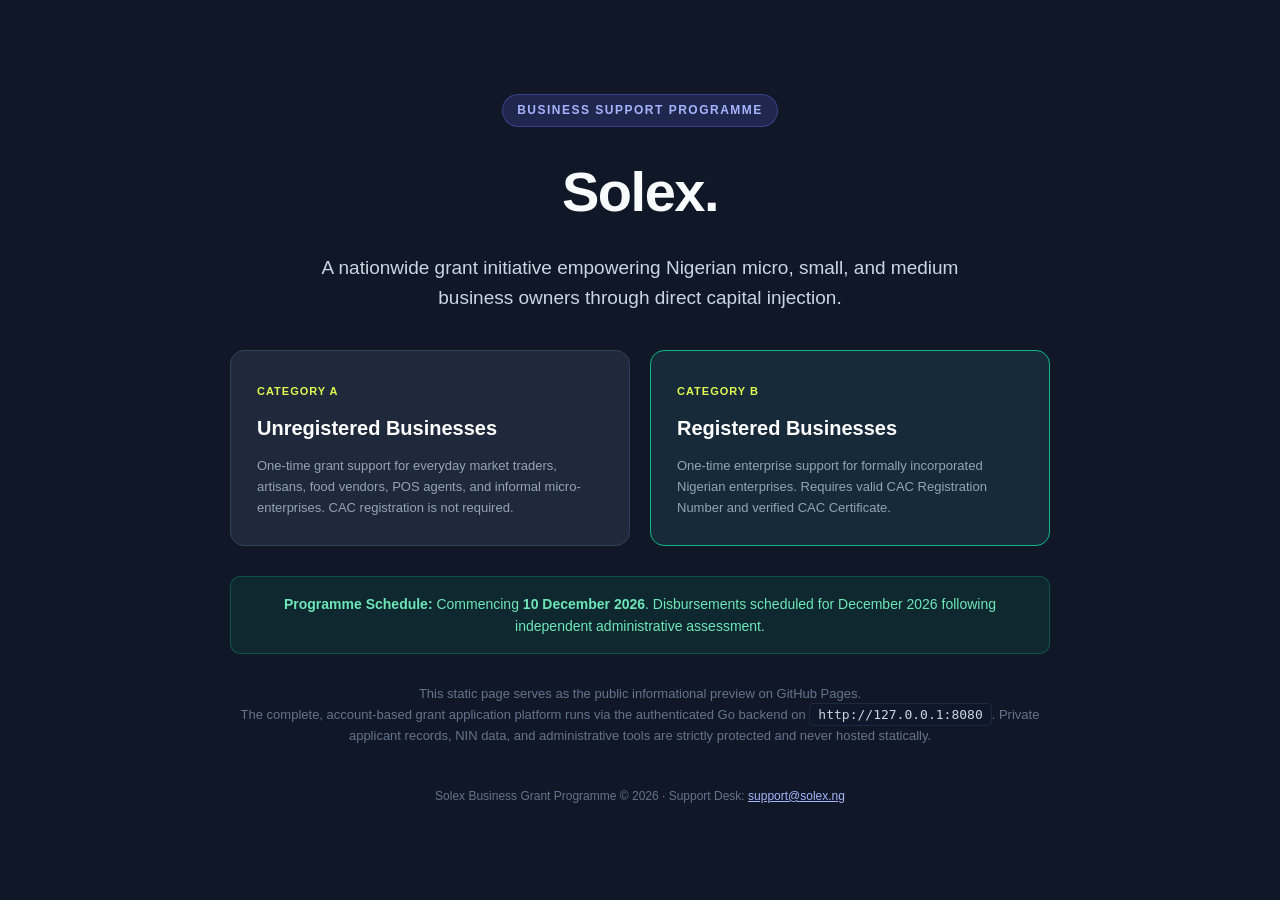
<file: docs/index.html>
<!DOCTYPE html>
<html lang="en">
<head>
  <meta charset="UTF-8">
  <meta name="viewport" content="width=device-width, initial-scale=1">
  <title>Solex | Business Support Grant Programme</title>
  <style>
    :root {
      --bg: #101827;
      --card-bg: #1e293b;
      --border: #334155;
      --text: #f8fafc;
      --muted: #94a3b8;
      --green: #10b981;
      --lime: #e2f952;
      --accent: #6366f1;
    }
    * { box-sizing: border-box; }
    body {
      margin: 0;
      min-height: 100vh;
      background: var(--bg);
      color: var(--text);
      font-family: -apple-system, BlinkMacSystemFont, "Segoe UI", Roboto, Helvetica, Arial, sans-serif;
      line-height: 1.6;
      display: flex;
      flex-direction: column;
      align-items: center;
      justify-content: center;
      padding: 40px 20px;
    }
    main {
      max-width: 820px;
      width: 100%;
      text-align: center;
    }
    .badge {
      display: inline-block;
      padding: 6px 14px;
      border-radius: 30px;
      font-size: 12px;
      font-weight: 700;
      letter-spacing: 1.5px;
      text-transform: uppercase;
      background: rgba(99, 102, 241, 0.2);
      color: #a5b4fc;
      border: 1px solid rgba(99, 102, 241, 0.4);
      margin-bottom: 20px;
    }
    h1 {
      font-size: clamp(38px, 6vw, 56px);
      letter-spacing: -1.5px;
      margin: 0 0 16px;
      font-weight: 800;
    }
    .hero-desc {
      font-size: 19px;
      color: #cbd5e1;
      max-width: 650px;
      margin: 0 auto 36px;
    }
    .categories-grid {
      display: grid;
      grid-template-columns: 1fr 1fr;
      gap: 20px;
      margin: 30px 0;
      text-align: left;
    }
    .cat-box {
      background: var(--card-bg);
      border: 1px solid var(--border);
      border-radius: 14px;
      padding: 26px;
    }
    .cat-box.featured {
      border-color: var(--green);
      background: #172a3a;
    }
    .cat-tier {
      font-size: 11px;
      font-weight: 700;
      color: var(--lime);
      letter-spacing: 1px;
    }
    .cat-title {
      font-size: 20px;
      font-weight: 700;
      color: #fff;
      margin: 10px 0 12px;
    }
    .cat-details {
      font-size: 13px;
      color: var(--muted);
      margin: 0;
    }
    .info-banner {
      background: rgba(16, 185, 129, 0.1);
      border: 1px solid rgba(16, 185, 129, 0.3);
      border-radius: 10px;
      padding: 16px 20px;
      margin: 30px 0;
      font-size: 14px;
      color: #6ee7b7;
    }
    .deploy-note {
      font-size: 13px;
      color: #64748b;
      margin-top: 30px;
      line-height: 1.6;
    }
    .code-pill {
      background: #0f172a;
      padding: 3px 8px;
      border-radius: 4px;
      font-family: monospace;
      color: #cbd5e1;
      border: 1px solid #1e293b;
    }
    footer {
      margin-top: 40px;
      font-size: 12px;
      color: #64748b;
    }
    @media (max-width: 680px) {
      .categories-grid { grid-template-columns: 1fr; }
    }
  </style>
</head>
<body>
  <main>
    <div class="badge">Business Support Programme</div>
    <h1>Solex.</h1>
    <p class="hero-desc">
      A nationwide grant initiative empowering Nigerian micro, small, and medium business owners through direct capital injection.
    </p>

    <div class="categories-grid">
      <div class="cat-box">
        <span class="cat-tier">CATEGORY A</span>
        <div class="cat-title">Unregistered Businesses</div>
        <p class="cat-details">
          One-time grant support for everyday market traders, artisans, food vendors, POS agents, and informal micro-enterprises. CAC registration is not required.
        </p>
      </div>

      <div class="cat-box featured">
        <span class="cat-tier">CATEGORY B</span>
        <div class="cat-title">Registered Businesses</div>
        <p class="cat-details">
          One-time enterprise support for formally incorporated Nigerian enterprises. Requires valid CAC Registration Number and verified CAC Certificate.
        </p>
      </div>
    </div>

    <div class="info-banner">
      <strong>Programme Schedule:</strong> Commencing <strong>10 December 2026</strong>. Disbursements scheduled for December 2026 following independent administrative assessment.
    </div>

    <p class="deploy-note">
      This static page serves as the public informational preview on GitHub Pages.<br>
      The complete, account-based grant application platform runs via the authenticated Go backend on <span class="code-pill">http://127.0.0.1:8080</span>. Private applicant records, NIN data, and administrative tools are strictly protected and never hosted statically.
    </p>

    <footer>
      Solex Business Grant Programme &copy; 2026 · Support Desk: <a href="mailto:support@solex.ng" style="color:#a5b4fc">support@solex.ng</a>
    </footer>
  </main>
</body>
</html>
</file>
